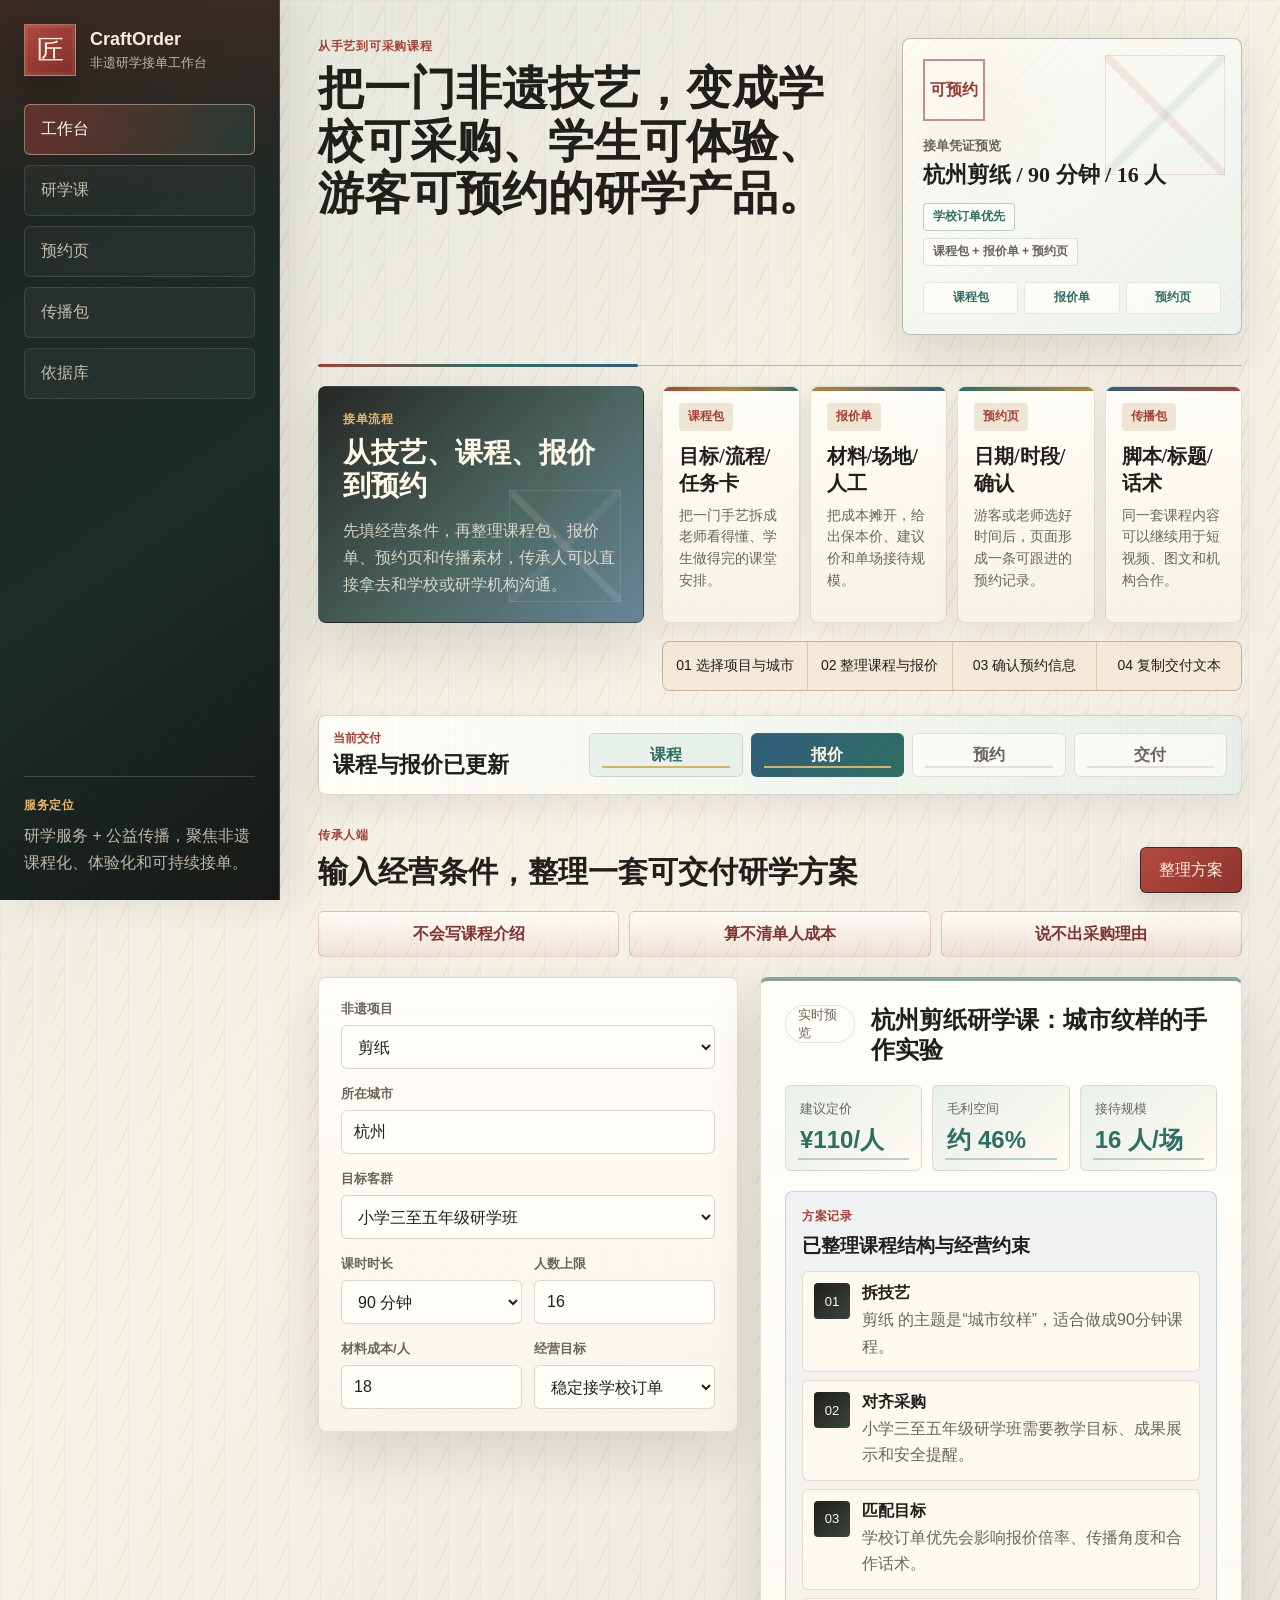
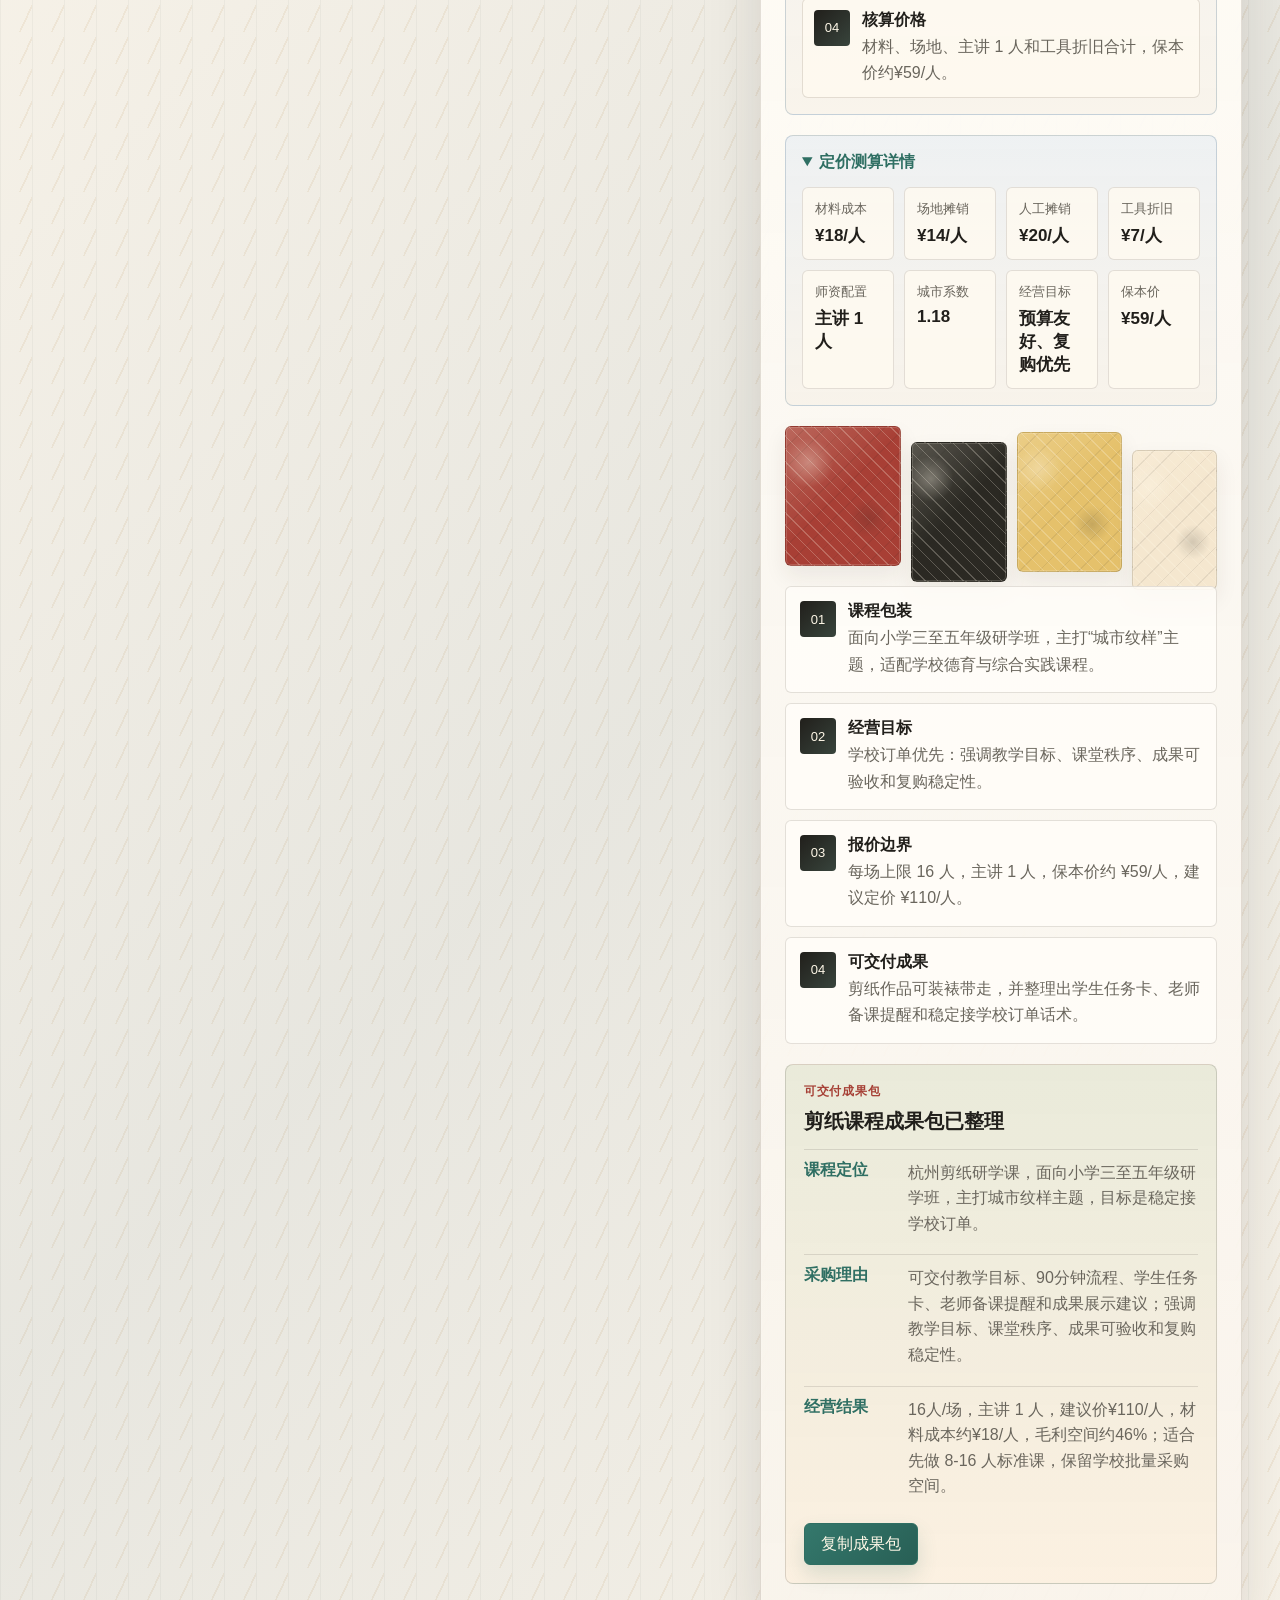
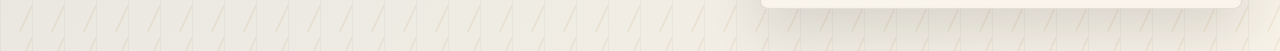
<file: index.html>
<!doctype html>
<html lang="zh-CN">
  <head>
    <meta charset="UTF-8" />
    <meta name="viewport" content="width=device-width, initial-scale=1.0" />
    <title>匠单 CraftOrder - 非遗研学课程与体验接单工作台</title>
    <link rel="icon" href="data:image/svg+xml,%3Csvg xmlns='http://www.w3.org/2000/svg' viewBox='0 0 64 64'%3E%3Crect width='64' height='64' fill='%23a83f35'/%3E%3Ctext x='32' y='43' font-size='34' text-anchor='middle' fill='%23fff8e8'%3E匠%3C/text%3E%3C/svg%3E" />
    <link rel="stylesheet" href="./styles.css" />
  </head>
  <body>
    <main class="app-shell">
      <aside class="rail" aria-label="项目导航">
        <div class="mark">
          <span class="mark-symbol">匠</span>
          <div>
            <strong>CraftOrder</strong>
            <small>非遗研学接单工作台</small>
          </div>
        </div>

        <nav class="rail-nav" aria-label="工作台模块">
          <button class="nav-button is-active" data-view="studio" type="button">工作台</button>
          <button class="nav-button" data-view="school" type="button">研学课</button>
          <button class="nav-button" data-view="booking" type="button">预约页</button>
          <button class="nav-button" data-view="media" type="button">传播包</button>
          <button class="nav-button" data-view="evidence" type="button">依据库</button>
        </nav>

        <section class="rail-note">
          <span>服务定位</span>
          <p>研学服务 + 公益传播，聚焦非遗课程化、体验化和可持续接单。</p>
        </section>
      </aside>

      <section class="workspace">
        <header class="topbar">
          <div>
            <p class="eyebrow">从手艺到可采购课程</p>
            <h1>把一门非遗技艺，变成学校可采购、学生可体验、游客可预约的研学产品。</h1>
          </div>
          <div class="hero-side">
            <aside class="hero-proof" aria-label="研学接单成果预览">
              <span class="proof-seal">可预约</span>
              <p>接单凭证预览</p>
              <strong id="heroProofCourse">杭州剪纸 / 90 分钟 / 16 人</strong>
              <div class="proof-meta">
                <span id="heroProofGoal">学校订单优先</span>
                <span>课程包 + 报价单 + 预约页</span>
              </div>
              <div class="proof-steps">
                <span>课程包</span>
                <span>报价单</span>
                <span>预约页</span>
              </div>
            </aside>
          </div>
        </header>

        <section class="workflow-panel" aria-label="接单流程概览">
          <div class="workflow-intro">
            <p class="eyebrow">接单流程</p>
            <h2>从技艺、课程、报价到预约</h2>
            <p>先填经营条件，再整理课程包、报价单、预约页和传播素材，传承人可以直接拿去和学校或研学机构沟通。</p>
          </div>
          <div class="workflow-metrics">
            <article>
              <span>课程包</span>
              <strong>目标/流程/任务卡</strong>
              <p>把一门手艺拆成老师看得懂、学生做得完的课堂安排。</p>
            </article>
            <article>
              <span>报价单</span>
              <strong>材料/场地/人工</strong>
              <p>把成本摊开，给出保本价、建议价和单场接待规模。</p>
            </article>
            <article>
              <span>预约页</span>
              <strong>日期/时段/确认</strong>
              <p>游客或老师选好时间后，页面形成一条可跟进的预约记录。</p>
            </article>
            <article>
              <span>传播包</span>
              <strong>脚本/标题/话术</strong>
              <p>同一套课程内容可以继续用于短视频、图文和机构合作。</p>
            </article>
          </div>
          <div class="walkthrough" aria-label="接单步骤">
            <span>01 选择项目与城市</span>
            <span>02 整理课程与报价</span>
            <span>03 确认预约信息</span>
            <span>04 复制交付文本</span>
          </div>
        </section>

        <section class="handoff-strip" aria-label="交付状态">
          <div>
            <span>当前交付</span>
            <strong id="handoffTitle">课程包已生成</strong>
          </div>
          <ol class="handoff-steps" id="handoffSteps">
            <li data-stage="course" class="is-done">课程</li>
            <li data-stage="price" class="is-active">报价</li>
            <li data-stage="reserve">预约</li>
            <li data-stage="copy">交付</li>
          </ol>
        </section>

        <section class="view is-visible" id="studio" aria-labelledby="studio-title">
          <div class="section-head">
            <div>
              <p class="eyebrow">传承人端</p>
              <h2 id="studio-title">输入经营条件，整理一套可交付研学方案</h2>
            </div>
            <button class="primary-action" id="planButton" type="button">整理方案</button>
          </div>

          <div class="pain-strip" aria-label="传承人常见困难">
            <span>不会写课程介绍</span>
            <span>算不清单人成本</span>
            <span>说不出采购理由</span>
          </div>

          <div class="studio-grid">
            <form class="control-panel" id="craftForm">
              <label>
                <span>非遗项目</span>
                <select id="craft">
                  <option value="paper">剪纸</option>
                  <option value="dye">扎染</option>
                  <option value="fan">漆扇</option>
                  <option value="bamboo">竹编</option>
                  <option value="shadow">皮影</option>
                  <option value="sachet">香囊</option>
                </select>
              </label>

              <label>
                <span>所在城市</span>
                <input id="city" value="杭州" maxlength="12" />
              </label>

              <label>
                <span>目标客群</span>
                <select id="audience">
                  <option value="school">小学三至五年级研学班</option>
                  <option value="family">亲子家庭</option>
                  <option value="tour">外地游客</option>
                  <option value="team">公司团建</option>
                </select>
              </label>

              <div class="two-col">
                <label>
                  <span>课时时长</span>
                  <select id="duration">
                    <option value="45">45 分钟</option>
                    <option value="90" selected>90 分钟</option>
                    <option value="180">半日</option>
                  </select>
                </label>
                <label>
                  <span>人数上限</span>
                  <input id="capacity" type="number" min="6" max="40" value="16" />
                </label>
              </div>

              <div class="two-col">
                <label>
                  <span>材料成本/人</span>
                  <input id="cost" type="number" min="5" max="120" value="18" />
                </label>
                <label>
                  <span>经营目标</span>
                  <select id="goal">
                    <option value="stable">稳定接学校订单</option>
                    <option value="tourism">进入文旅街区</option>
                    <option value="gift">带动文创材料包</option>
                  </select>
                </label>
              </div>
            </form>

            <article class="output-board">
              <div class="output-title">
                <span class="seal">实时预览</span>
                <h3 id="courseName">宋韵剪纸研学课：一张红纸里的城市纹样</h3>
              </div>
              <div class="metrics">
                <div><span>建议定价</span><b id="price">¥99/人</b></div>
                <div><span>毛利空间</span><b id="margin">约 82%</b></div>
                <div><span>接待规模</span><b id="capacityOut">16 人/场</b></div>
              </div>
              <div class="analysis-panel" id="analysisPanel" aria-live="polite">
                <div>
                  <p class="eyebrow">方案记录</p>
                  <h4 id="analysisTitle">已整理课程结构与经营约束</h4>
                </div>
                <div class="analysis-steps" id="analysisSteps"></div>
              </div>
              <details class="pricing-breakdown" open>
                <summary>定价测算详情</summary>
                <dl>
                  <div><dt>材料成本</dt><dd id="materialCost">¥18/人</dd></div>
                  <div><dt>场地摊销</dt><dd id="venueCost">¥12/人</dd></div>
                  <div><dt>人工摊销</dt><dd id="laborCost">¥6/人</dd></div>
                  <div><dt>工具折旧</dt><dd id="equipmentCost">¥5/人</dd></div>
                  <div><dt>师资配置</dt><dd id="laborPlan">主讲 1 人</dd></div>
                  <div><dt>城市系数</dt><dd id="cityFactorOut">1.00</dd></div>
                  <div><dt>经营目标</dt><dd id="goalStrategy">学校订单</dd></div>
                  <div><dt>保本价</dt><dd id="breakEvenPrice">¥41/人</dd></div>
                </dl>
              </details>
              <div class="material-visual" aria-label="课程材料视觉预览">
                <span></span><span></span><span></span><span></span>
              </div>
              <div class="action-list" id="corePlan"></div>
              <div class="deliverable-panel" aria-label="成果包预览">
                <div>
                  <p class="eyebrow">可交付成果包</p>
                  <h4 id="deliveryTitle">学校采购版课程包已整理</h4>
                </div>
                <dl class="deliverable-list">
                  <div>
                    <dt>课程定位</dt>
                    <dd id="deliveryCourse">杭州剪纸研学课，面向小学研学班。</dd>
                  </div>
                  <div>
                    <dt>采购理由</dt>
                    <dd id="deliveryBuyer">有教学目标、任务卡、成果展示和安全提醒。</dd>
                  </div>
                  <div>
                    <dt>经营结果</dt>
                    <dd id="deliveryOps">16 人/场，建议价 ¥99/人，材料成本可控。</dd>
                  </div>
                </dl>
                <button class="copy-action" id="copySummary" type="button">复制成果包</button>
              </div>
            </article>
          </div>
        </section>

        <section class="view" id="school" aria-labelledby="school-title">
          <div class="section-head">
            <div>
              <p class="eyebrow">学校/研学机构端</p>
              <h2 id="school-title">给老师一份能直接评估的课程包</h2>
            </div>
            <span class="status-pill">学校可采购课程包</span>
          </div>

          <div class="learning-layout">
            <article class="lesson-sheet">
              <p class="sheet-label">研学课程方案</p>
              <h3 id="lessonTitle">一张红纸里的城市纹样</h3>
              <div class="lesson-block">
                <h4>教学目标</h4>
                <ul id="objectives"></ul>
              </div>
              <div class="lesson-block">
                <h4>90 分钟流程</h4>
                <ol id="timeline"></ol>
              </div>
            </article>

            <article class="task-board">
              <p class="sheet-label">学生任务卡</p>
              <h3 id="taskTitle">观察、动手、讲述</h3>
              <div id="studentTasks" class="task-list"></div>
            </article>

            <article class="safety-board">
              <p class="sheet-label">老师备课提醒</p>
              <div id="teacherNotes" class="note-list"></div>
            </article>
          </div>
        </section>

        <section class="view" id="booking" aria-labelledby="booking-title">
          <div class="section-head">
            <div>
              <p class="eyebrow">游客/家长端</p>
              <h2 id="booking-title">把课程方案接到具体预约</h2>
            </div>
            <button class="ghost-action" type="button" id="quickSlotButton">选周六下午</button>
          </div>

          <div class="booking-page">
            <div class="booking-hero">
              <div>
                <p class="eyebrow">本周六可约</p>
                <h3 id="bookingName">宋韵剪纸亲子研学体验</h3>
                <p id="bookingIntro">在杭州工坊完成一幅带有城市纹样的剪纸作品，适合亲子、班级研学和社区文化活动。</p>
              </div>
              <div class="booking-price">
                <span>体验价</span>
                <b id="bookingPrice">¥99</b>
              </div>
            </div>
            <div class="booking-details">
              <span id="bookingAge">8 岁以上</span>
              <span id="bookingTime">90 分钟</span>
              <span id="bookingPeople">6-16 人成团</span>
              <span id="bookingTakeaway">作品可带走</span>
            </div>
            <form class="booking-form" id="bookingForm">
              <label>
                <span>体验日期</span>
                <select id="bookingDate">
                  <option value="本周六">本周六</option>
                  <option value="本周日">本周日</option>
                  <option value="下周六">下周六</option>
                </select>
              </label>
              <label>
                <span>时间段</span>
                <select id="bookingSlot">
                  <option value="10:00-11:30">10:00-11:30</option>
                  <option value="14:00-15:30">14:00-15:30</option>
                  <option value="16:00-17:30">16:00-17:30</option>
                </select>
              </label>
              <label>
                <span>联系人</span>
                <input id="bookingContact" placeholder="请输入联系人姓名" maxlength="12" />
              </label>
              <label>
                <span>联系电话</span>
                <input id="bookingPhone" type="tel" placeholder="请输入手机号" maxlength="16" />
              </label>
              <button class="copy-action" type="submit">确认预约</button>
            </form>
            <div class="order-confirm" id="reserveState">待确认日期、时段和联系人。</div>
          </div>
        </section>

        <section class="view" id="media" aria-labelledby="media-title">
          <div class="section-head">
            <div>
              <p class="eyebrow">传播与销售包</p>
              <h2 id="media-title">把同一节课整理成可发布素材</h2>
            </div>
            <span class="status-pill">短视频传播素材</span>
          </div>

          <div class="media-grid">
            <article class="script-card">
              <p class="sheet-label">30 秒短视频脚本</p>
              <div id="videoScript">
                <span>0-3 秒：展示一件剪纸成品，字幕“一门能被学校采购的非遗研学课”。</span>
                <span>3-15 秒：输入城市、人数、材料成本，整理课程流程、学生任务卡和预约页。</span>
                <span>15-30 秒：切到学生完成作品和成果墙，结尾提示“让手艺被看见，也被预约”。</span>
              </div>
            </article>
            <article class="script-card">
              <p class="sheet-label">小红书标题</p>
              <div id="socialTitles">
                <span>把剪纸做成一节学校愿意采购的研学课</span>
                <span>杭州周末亲子体验：剪纸作品可装裱带走</span>
                <span>非遗传承人接研学课，先整理一套接单页</span>
              </div>
            </article>
            <article class="script-card">
              <p class="sheet-label">研学合作话术</p>
              <div id="partnerPitch">
                <span>您好，我们可以为小学三至五年级研学班提供 90 分钟剪纸研学课程。课程包含文化导入、材料认知、动手创作、成果展示四个环节，每场可接待 16 人，学生可带走作品，也可配合学校完成综合实践成果记录。单场报价约 ¥40-¥104/人，可按学校预算微调；如果方便，我们可以约 15 分钟电话或到工坊看一次材料。</span>
              </div>
            </article>
          </div>
        </section>

        <section class="view" id="evidence" aria-labelledby="evidence-title">
          <div class="section-head">
            <div>
              <p class="eyebrow">场景依据</p>
              <h2 id="evidence-title">学校研学为什么适合作为第一场景</h2>
            </div>
            <span class="status-pill">政策与场景依据</span>
          </div>

          <div class="evidence-grid">
            <article class="evidence-card">
              <span class="index-chip">01</span>
              <h3>政策方向明确</h3>
              <p>文化和旅游部公开答复中提到，支持非遗代表性传承人进校园、进课堂开展鉴赏和传承实践课程，也支持学生到非遗工坊、传习场所参观体验或开展研学旅行。</p>
            </article>
            <article class="evidence-card">
              <span class="index-chip">02</span>
              <h3>课程化是关键</h3>
              <p>非遗研学需要课程目标、教学过程、实践体验和课程评价。匠单把“技艺”拆成学校能采购、老师能验收的课程包。</p>
            </article>
            <article class="evidence-card">
              <span class="index-chip">03</span>
              <h3>剪纸等项目天然适配</h3>
              <p>中国剪纸已形成进校园、进社区、公益培训、文旅研学融合等实践基础。匠单优先选用剪纸、扎染、漆扇等低门槛手作项目，方便学生现场完成成果。</p>
            </article>
          </div>
        </section>
      </section>
    </main>

    <div class="toast" id="toast" role="status" aria-live="polite"></div>
    <script src="./app.js"></script>
  </body>
</html>
</file>
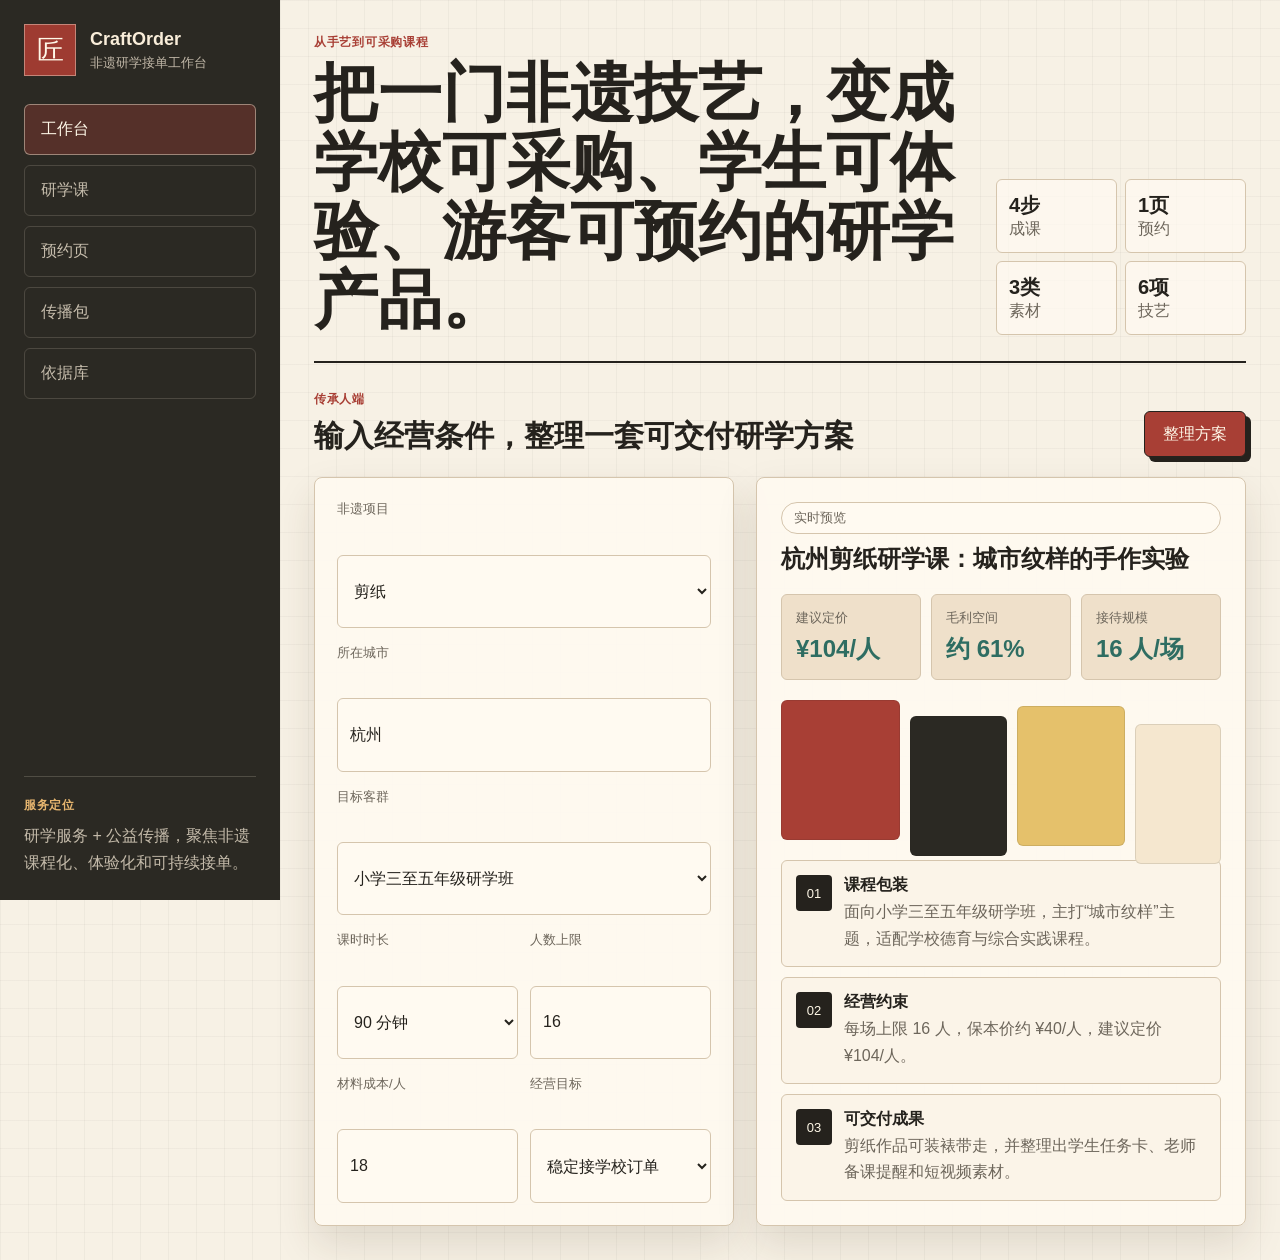
<file: craftorder-creative-proposal.html>
<!doctype html>
<html lang="zh-CN">
  <head>
    <meta charset="UTF-8" />
    <meta name="viewport" content="width=device-width, initial-scale=1.0" />
    <title>匠单 CraftOrder - 非遗研学课程与体验接单工作台</title>
    <link rel="icon" href="data:image/svg+xml,%3Csvg xmlns='http://www.w3.org/2000/svg' viewBox='0 0 64 64'%3E%3Crect width='64' height='64' fill='%23a83f35'/%3E%3Ctext x='32' y='43' font-size='34' text-anchor='middle' fill='%23fff8e8'%3E匠%3C/text%3E%3C/svg%3E" />
    <style>
:root {
  --ink: #25221d;
  --muted: #6d665b;
  --paper: #f7f1e5;
  --paper-2: #eee2cf;
  --field: #fffaf1;
  --line: #d5c5ad;
  --red: #a83f35;
  --green: #2e6d62;
  --blue: #315c83;
  --gold: #a86f25;
  --shadow: 0 18px 40px rgba(63, 43, 22, 0.13);
}

* {
  box-sizing: border-box;
}

body {
  margin: 0;
  min-height: 100vh;
  color: var(--ink);
  background:
    linear-gradient(90deg, rgba(37, 34, 29, 0.04) 1px, transparent 1px),
    linear-gradient(rgba(37, 34, 29, 0.035) 1px, transparent 1px),
    var(--paper);
  background-size: 28px 28px;
  font-family: "Avenir Next", "PingFang SC", "Hiragino Sans GB", sans-serif;
}

button,
input,
select {
  font: inherit;
}

button {
  cursor: pointer;
}

.app-shell {
  display: grid;
  grid-template-columns: 280px 1fr;
  min-height: 100vh;
}

.rail {
  position: sticky;
  top: 0;
  height: 100vh;
  padding: 24px;
  background: #2b2923;
  color: #f9edd9;
  display: flex;
  flex-direction: column;
  gap: 28px;
}

.mark {
  display: flex;
  gap: 14px;
  align-items: center;
}

.mark-symbol {
  width: 52px;
  height: 52px;
  display: grid;
  place-items: center;
  border: 1px solid rgba(249, 237, 217, 0.42);
  background: #9e3b31;
  color: #fff8e8;
  font-family: "Songti SC", serif;
  font-size: 27px;
}

.mark strong,
.mark small {
  display: block;
}

.mark strong {
  font-size: 18px;
  letter-spacing: 0;
}

.mark small {
  color: rgba(249, 237, 217, 0.72);
  margin-top: 4px;
}

.rail-nav {
  display: grid;
  gap: 10px;
}

.nav-button {
  border: 1px solid rgba(249, 237, 217, 0.16);
  background: transparent;
  color: rgba(249, 237, 217, 0.75);
  padding: 14px 16px;
  text-align: left;
  border-radius: 6px;
}

.nav-button:hover,
.nav-button.is-active {
  color: #fff8e8;
  background: rgba(168, 63, 53, 0.34);
  border-color: rgba(249, 237, 217, 0.45);
}

.rail-note {
  margin-top: auto;
  border-top: 1px solid rgba(249, 237, 217, 0.18);
  padding-top: 18px;
}

.rail-note span,
.eyebrow,
.sheet-label {
  text-transform: uppercase;
  font-size: 12px;
  font-weight: 700;
  color: var(--red);
  letter-spacing: 0.06em;
}

.rail-note span {
  color: #e6b56f;
}

.rail-note p {
  color: rgba(249, 237, 217, 0.74);
  line-height: 1.7;
  margin: 8px 0 0;
}

.workspace {
  min-width: 0;
  padding: 34px;
}

.topbar {
  display: grid;
  grid-template-columns: minmax(0, 1fr) auto;
  gap: 24px;
  align-items: end;
  padding-bottom: 26px;
  border-bottom: 2px solid var(--ink);
}

.eyebrow {
  margin: 0 0 8px;
}

h1,
h2,
h3,
h4,
p {
  letter-spacing: 0;
}

h1,
h2,
h3 {
  font-family: "Songti SC", "Noto Serif CJK SC", serif;
}

h1 {
  margin: 0;
  max-width: 980px;
  font-size: clamp(34px, 5vw, 64px);
  line-height: 1.08;
}

h2 {
  margin: 0;
  font-size: 30px;
}

h3 {
  margin: 0;
  font-size: 24px;
  line-height: 1.25;
}

h4 {
  margin: 0 0 8px;
  font-size: 15px;
}

.stats-strip {
  display: grid;
  grid-template-columns: repeat(2, minmax(110px, 1fr));
  gap: 8px;
  min-width: 250px;
}

.stats-strip span {
  border: 1px solid var(--line);
  background: rgba(255, 250, 241, 0.72);
  padding: 12px;
  border-radius: 6px;
  color: var(--muted);
}

.stats-strip b {
  display: block;
  color: var(--ink);
  font-size: 20px;
}

.view {
  display: none;
  padding-top: 28px;
}

.view.is-visible {
  display: block;
}

.section-head {
  display: flex;
  justify-content: space-between;
  gap: 18px;
  align-items: end;
  margin-bottom: 20px;
}

.primary-action,
.ghost-action {
  border-radius: 6px;
  min-height: 46px;
  padding: 0 18px;
  border: 1px solid var(--ink);
  box-shadow: 5px 5px 0 var(--ink);
}

.primary-action {
  color: #fff8e8;
  background: var(--red);
}

.ghost-action {
  color: var(--ink);
  background: var(--field);
}

.status-pill,
.seal {
  display: inline-flex;
  align-items: center;
  min-height: 32px;
  padding: 0 12px;
  border: 1px solid var(--line);
  background: var(--field);
  border-radius: 999px;
  color: var(--muted);
  font-size: 13px;
}

.studio-grid {
  display: grid;
  grid-template-columns: minmax(280px, 420px) minmax(0, 1fr);
  gap: 22px;
}

.control-panel,
.output-board,
.lesson-sheet,
.task-board,
.safety-board,
.booking-page,
.script-card {
  border: 1px solid var(--line);
  background: rgba(255, 250, 241, 0.9);
  box-shadow: var(--shadow);
  border-radius: 8px;
}

.control-panel {
  display: grid;
  gap: 16px;
  padding: 22px;
}

label {
  display: grid;
  gap: 7px;
}

label span {
  color: var(--muted);
  font-size: 13px;
}

input,
select {
  width: 100%;
  min-height: 44px;
  border: 1px solid var(--line);
  background: var(--field);
  color: var(--ink);
  border-radius: 6px;
  padding: 0 12px;
}

input:focus,
select:focus,
button:focus-visible {
  outline: 3px solid rgba(46, 109, 98, 0.26);
  outline-offset: 2px;
}

.two-col {
  display: grid;
  grid-template-columns: 1fr 1fr;
  gap: 12px;
}

.output-board {
  padding: 24px;
  display: grid;
  gap: 20px;
}

.output-title {
  display: grid;
  gap: 10px;
}

.metrics {
  display: grid;
  grid-template-columns: repeat(3, 1fr);
  gap: 10px;
}

.metrics div {
  min-height: 82px;
  padding: 14px;
  border-radius: 6px;
  background: #efe0ca;
  border: 1px solid var(--line);
}

.metrics span,
.booking-price span {
  display: block;
  color: var(--muted);
  font-size: 13px;
}

.metrics b,
.booking-price b {
  display: block;
  margin-top: 6px;
  font-size: 24px;
  color: var(--green);
}

.material-visual {
  min-height: 140px;
  display: grid;
  grid-template-columns: 1.1fr 0.9fr 1fr 0.8fr;
  gap: 10px;
}

.material-visual span {
  border: 1px solid rgba(37, 34, 29, 0.12);
  border-radius: 6px;
  background: var(--swatch, #a83f35);
}

.material-visual span:nth-child(2) {
  --swatch: #315c83;
  transform: translateY(16px);
}

.material-visual span:nth-child(3) {
  --swatch: #e5c16b;
  transform: translateY(6px);
}

.material-visual span:nth-child(4) {
  --swatch: #2e6d62;
  transform: translateY(24px);
}

.action-list,
.task-list,
.note-list {
  display: grid;
  gap: 10px;
}

.action-item,
.task-item,
.note-item {
  display: grid;
  grid-template-columns: 36px 1fr;
  gap: 12px;
  align-items: start;
  padding: 14px;
  background: #fbf4e8;
  border: 1px solid var(--line);
  border-radius: 6px;
}

.index-chip {
  display: grid;
  place-items: center;
  width: 36px;
  height: 36px;
  background: var(--ink);
  color: #fff8e8;
  border-radius: 4px;
  font-size: 13px;
}

.action-item strong,
.task-item strong,
.note-item strong {
  display: block;
  margin-bottom: 3px;
}

.action-item p,
.task-item p,
.note-item p {
  margin: 0;
  line-height: 1.65;
  color: var(--muted);
}

.learning-layout {
  display: grid;
  grid-template-columns: 1.2fr 0.9fr 0.9fr;
  gap: 18px;
}

.lesson-sheet,
.task-board,
.safety-board,
.script-card {
  padding: 22px;
}

.lesson-block {
  margin-top: 18px;
  padding-top: 18px;
  border-top: 1px solid var(--line);
}

ul,
ol {
  margin: 0;
  padding-left: 20px;
  color: var(--muted);
  line-height: 1.8;
}

.booking-page {
  overflow: hidden;
}

.booking-hero {
  display: grid;
  grid-template-columns: 1fr 170px;
  gap: 20px;
  min-height: 270px;
  padding: 34px;
  align-items: end;
  background:
    linear-gradient(120deg, rgba(37, 34, 29, 0.76), rgba(37, 34, 29, 0.18)),
    repeating-linear-gradient(45deg, #a83f35 0 18px, #e0bd67 18px 26px, #315c83 26px 42px, #2e6d62 42px 56px);
  color: #fff8e8;
}

.booking-hero .eyebrow {
  color: #f1c675;
}

.booking-hero p {
  max-width: 760px;
  line-height: 1.7;
  color: rgba(255, 248, 232, 0.84);
}

.booking-price {
  padding: 20px;
  background: rgba(255, 248, 232, 0.9);
  color: var(--ink);
  border-radius: 8px;
  text-align: center;
}

.booking-details {
  display: grid;
  grid-template-columns: repeat(4, 1fr);
  gap: 1px;
  background: var(--line);
}

.booking-details span {
  min-height: 70px;
  display: grid;
  place-items: center;
  padding: 12px;
  background: var(--field);
  text-align: center;
}

.order-confirm {
  padding: 20px 24px;
  color: var(--muted);
  background: #f2e6d5;
}

.order-confirm.is-done {
  color: #fff8e8;
  background: var(--green);
}

.media-grid {
  display: grid;
  grid-template-columns: repeat(3, 1fr);
  gap: 18px;
}

.evidence-grid {
  display: grid;
  grid-template-columns: repeat(3, 1fr);
  gap: 18px;
}

.evidence-card {
  min-height: 310px;
  padding: 22px;
  border: 1px solid var(--line);
  background: rgba(255, 250, 241, 0.9);
  box-shadow: var(--shadow);
  border-radius: 8px;
}

.evidence-card .index-chip {
  margin-bottom: 18px;
}

.evidence-card p {
  color: var(--muted);
  line-height: 1.8;
}

.script-card {
  min-height: 320px;
}

.script-card p {
  margin-top: 0;
}

.script-card div {
  display: grid;
  gap: 12px;
}

.script-card span {
  display: block;
  padding: 12px;
  background: #fbf4e8;
  border: 1px solid var(--line);
  border-radius: 6px;
  line-height: 1.65;
}

@media (max-width: 1120px) {
  .app-shell {
    grid-template-columns: 1fr;
  }

  .rail {
    position: static;
    height: auto;
  }

  .rail-nav {
    grid-template-columns: repeat(4, 1fr);
  }

  .topbar,
  .studio-grid,
  .learning-layout,
  .media-grid,
  .evidence-grid {
    grid-template-columns: 1fr;
  }
}

@media (max-width: 720px) {
  .workspace,
  .rail {
    padding: 18px;
  }

  h1 {
    font-size: 34px;
  }

  h2 {
    font-size: 24px;
  }

  .section-head,
  .booking-hero {
    grid-template-columns: 1fr;
    display: grid;
  }

  .rail-nav,
  .stats-strip,
  .metrics,
  .two-col,
  .booking-details {
    grid-template-columns: 1fr;
  }

  .material-visual {
    min-height: 100px;
  }
}

</style>
  </head>
  <body>
    <main class="app-shell">
      <aside class="rail" aria-label="项目导航">
        <div class="mark">
          <span class="mark-symbol">匠</span>
          <div>
            <strong>CraftOrder</strong>
            <small>非遗研学接单工作台</small>
          </div>
        </div>

        <nav class="rail-nav" aria-label="工作台模块">
          <button class="nav-button is-active" data-view="studio" type="button">工作台</button>
          <button class="nav-button" data-view="school" type="button">研学课</button>
          <button class="nav-button" data-view="booking" type="button">预约页</button>
          <button class="nav-button" data-view="media" type="button">传播包</button>
          <button class="nav-button" data-view="evidence" type="button">依据库</button>
        </nav>

        <section class="rail-note">
          <span>服务定位</span>
          <p>研学服务 + 公益传播，聚焦非遗课程化、体验化和可持续接单。</p>
        </section>
      </aside>

      <section class="workspace">
        <header class="topbar">
          <div>
            <p class="eyebrow">从手艺到可采购课程</p>
            <h1>把一门非遗技艺，变成学校可采购、学生可体验、游客可预约的研学产品。</h1>
          </div>
          <div class="stats-strip" aria-label="核心能力概览">
            <span><b>4步</b>成课</span>
            <span><b>1页</b>预约</span>
            <span><b>3类</b>素材</span>
            <span><b>6项</b>技艺</span>
          </div>
        </header>

        <section class="view is-visible" id="studio" aria-labelledby="studio-title">
          <div class="section-head">
            <div>
              <p class="eyebrow">传承人端</p>
              <h2 id="studio-title">输入经营条件，整理一套可交付研学方案</h2>
            </div>
            <button class="primary-action" id="planButton" type="button">整理方案</button>
          </div>

          <div class="studio-grid">
            <form class="control-panel" id="craftForm">
              <label>
                <span>非遗项目</span>
                <select id="craft">
                  <option value="paper">剪纸</option>
                  <option value="dye">扎染</option>
                  <option value="fan">漆扇</option>
                  <option value="bamboo">竹编</option>
                  <option value="shadow">皮影</option>
                  <option value="sachet">香囊</option>
                </select>
              </label>

              <label>
                <span>所在城市</span>
                <input id="city" value="杭州" maxlength="12" />
              </label>

              <label>
                <span>目标客群</span>
                <select id="audience">
                  <option value="school">小学三至五年级研学班</option>
                  <option value="family">亲子家庭</option>
                  <option value="tour">外地游客</option>
                  <option value="team">公司团建</option>
                </select>
              </label>

              <div class="two-col">
                <label>
                  <span>课时时长</span>
                  <select id="duration">
                    <option value="45">45 分钟</option>
                    <option value="90" selected>90 分钟</option>
                    <option value="180">半日</option>
                  </select>
                </label>
                <label>
                  <span>人数上限</span>
                  <input id="capacity" type="number" min="6" max="40" value="16" />
                </label>
              </div>

              <div class="two-col">
                <label>
                  <span>材料成本/人</span>
                  <input id="cost" type="number" min="5" max="120" value="18" />
                </label>
                <label>
                  <span>经营目标</span>
                  <select id="goal">
                    <option value="stable">稳定接学校订单</option>
                    <option value="tourism">进入文旅街区</option>
                    <option value="gift">带动文创材料包</option>
                  </select>
                </label>
              </div>
            </form>

            <article class="output-board">
              <div class="output-title">
                <span class="seal">实时预览</span>
                <h3 id="courseName">宋韵剪纸研学课：一张红纸里的城市纹样</h3>
              </div>
              <div class="metrics">
                <div><span>建议定价</span><b id="price">¥99/人</b></div>
                <div><span>毛利空间</span><b id="margin">约 82%</b></div>
                <div><span>接待规模</span><b id="capacityOut">16 人/场</b></div>
              </div>
              <div class="material-visual" aria-label="课程材料视觉预览">
                <span></span><span></span><span></span><span></span>
              </div>
              <div class="action-list" id="corePlan"></div>
            </article>
          </div>
        </section>

        <section class="view" id="school" aria-labelledby="school-title">
          <div class="section-head">
            <div>
              <p class="eyebrow">学校/研学机构端</p>
              <h2 id="school-title">整理老师能采购、学生能完成的课程包</h2>
            </div>
            <span class="status-pill">学校可采购课程包</span>
          </div>

          <div class="learning-layout">
            <article class="lesson-sheet">
              <p class="sheet-label">研学课程方案</p>
              <h3 id="lessonTitle">一张红纸里的城市纹样</h3>
              <div class="lesson-block">
                <h4>教学目标</h4>
                <ul id="objectives"></ul>
              </div>
              <div class="lesson-block">
                <h4>90 分钟流程</h4>
                <ol id="timeline"></ol>
              </div>
            </article>

            <article class="task-board">
              <p class="sheet-label">学生任务卡</p>
              <h3 id="taskTitle">观察、动手、讲述</h3>
              <div id="studentTasks" class="task-list"></div>
            </article>

            <article class="safety-board">
              <p class="sheet-label">老师备课提醒</p>
              <div id="teacherNotes" class="note-list"></div>
            </article>
          </div>
        </section>

        <section class="view" id="booking" aria-labelledby="booking-title">
          <div class="section-head">
            <div>
              <p class="eyebrow">游客/家长端</p>
              <h2 id="booking-title">把课程内容变成可预约体验页</h2>
            </div>
            <button class="ghost-action" type="button" id="quickSlotButton">选周六下午</button>
          </div>

          <div class="booking-page">
            <div class="booking-hero">
              <div>
                <p class="eyebrow">本周六可约</p>
                <h3 id="bookingName">宋韵剪纸亲子研学体验</h3>
                <p id="bookingIntro">在杭州工坊完成一幅带有城市纹样的剪纸作品，适合亲子、班级研学和社区文化活动。</p>
              </div>
              <div class="booking-price">
                <span>体验价</span>
                <b id="bookingPrice">¥99</b>
              </div>
            </div>
            <div class="booking-details">
              <span id="bookingAge">8 岁以上</span>
              <span id="bookingTime">90 分钟</span>
              <span id="bookingPeople">6-16 人成团</span>
              <span id="bookingTakeaway">作品可带走</span>
            </div>
            <div class="order-confirm" id="reserveState">预约信息待确认，等待游客选择时间。</div>
          </div>
        </section>

        <section class="view" id="media" aria-labelledby="media-title">
          <div class="section-head">
            <div>
              <p class="eyebrow">传播与销售包</p>
              <h2 id="media-title">把课程内容整理成可发布素材</h2>
            </div>
            <span class="status-pill">短视频传播素材</span>
          </div>

          <div class="media-grid">
            <article class="script-card">
              <p class="sheet-label">30 秒短视频脚本</p>
              <div id="videoScript">
                <span>0-3 秒：展示一件剪纸成品，字幕“一门能被学校采购的非遗研学课”。</span>
                <span>3-15 秒：输入城市、人数、材料成本，整理课程流程、学生任务卡和预约页。</span>
                <span>15-30 秒：切到学生完成作品和成果墙，结尾提示“让手艺被看见，也被预约”。</span>
              </div>
            </article>
            <article class="script-card">
              <p class="sheet-label">小红书标题</p>
              <div id="socialTitles">
                <span>把剪纸做成一节学校愿意采购的研学课</span>
                <span>杭州周末亲子体验：剪纸作品可装裱带走</span>
                <span>非遗传承人接研学课，先整理一套接单页</span>
              </div>
            </article>
            <article class="script-card">
              <p class="sheet-label">研学合作话术</p>
              <div id="partnerPitch">
                <span>您好，我们可以为小学三至五年级研学班提供 90 分钟剪纸研学课程。课程包含文化导入、材料认知、动手创作、成果展示四个环节，每场可接待 16 人，学生可带走作品，也可配合学校完成综合实践成果记录。单场报价约 ¥40-¥104/人，可按学校预算微调；如果方便，我们可以约 15 分钟电话或到工坊看一次材料。</span>
              </div>
            </article>
          </div>
        </section>

        <section class="view" id="evidence" aria-labelledby="evidence-title">
          <div class="section-head">
            <div>
              <p class="eyebrow">政策与真实场景依据</p>
              <h2 id="evidence-title">为什么主场景押“学校研学课程”</h2>
            </div>
            <span class="status-pill">政策与场景依据</span>
          </div>

          <div class="evidence-grid">
            <article class="evidence-card">
              <span class="index-chip">01</span>
              <h3>政策方向明确</h3>
              <p>文化和旅游部公开答复中提到，支持非遗代表性传承人进校园、进课堂开展鉴赏和传承实践课程，也支持学生到非遗工坊、传习场所参观体验或开展研学旅行。</p>
            </article>
            <article class="evidence-card">
              <span class="index-chip">02</span>
              <h3>课程化是关键</h3>
              <p>非遗研学不是简单参观，需要课程目标、教学过程、实践体验和课程评价。匠单把“技艺”自动拆成学校能采购和老师能验收的课程包。</p>
            </article>
            <article class="evidence-card">
              <span class="index-chip">03</span>
              <h3>剪纸等项目天然适配</h3>
              <p>中国剪纸已形成进校园、进社区、公益培训、文旅研学融合等实践基础。匠单优先选用剪纸、扎染、漆扇等低门槛手作项目，方便学生现场完成成果。</p>
            </article>
          </div>
        </section>
      </section>
    </main>

    <script>
const craftProfiles = {
  paper: {
    name: "剪纸",
    motif: "城市纹样",
    course: "宋韵剪纸研学课：一张红纸里的城市纹样",
    takeaway: "剪纸作品可装裱带走",
    age: "8 岁以上",
    colors: ["#a83f35", "#2b2923", "#e5c16b", "#f5e7cf"],
    objectives: [
      "认识剪纸中的对称、留白与吉祥纹样。",
      "用城市地标提炼一个可剪、可讲述的个人图案。",
      "完成一幅可展示的剪纸作品，并说出图案含义。"
    ],
    tasks: [
      ["看", "观察 3 种传统纹样，圈出最想保留的线条。"],
      ["做", "用折、描、剪三个步骤完成个人纹样。"],
      ["讲", "用 30 秒介绍作品里的城市记忆。"]
    ],
    notes: [
      ["工具安全", "提前准备儿童安全剪刀，复杂镂空由老师示范。"],
      ["材料备份", "每位学生至少 2 张练习纸，避免一次失误影响体验。"],
      ["成果展示", "课程末尾用一面临时成果墙增强仪式感。"]
    ]
  },
  dye: {
    name: "扎染",
    motif: "水纹与花结",
    course: "蓝白扎染研学课：把一块布变成流动的图案",
    takeaway: "扎染方巾可晾干带走",
    age: "7 岁以上",
    colors: ["#315c83", "#f4f0e7", "#2e6d62", "#b7c3d4"],
    objectives: [
      "理解扎、夹、染对图案形成的影响。",
      "学习天然染色与生活织物之间的关系。",
      "完成一块方巾，并记录自己的图案实验。"
    ],
    tasks: [
      ["看", "比较圆形、条纹、云纹三种扎法效果。"],
      ["做", "选择一种扎法完成方巾染色。"],
      ["记", "写下扎法、浸染时间和最终图案变化。"]
    ],
    notes: [
      ["场地", "需要可清洗桌面、围裙、一次性手套和晾晒区。"],
      ["节奏", "染色等待时间可穿插非遗故事和图案猜想。"],
      ["卫生", "低龄学生分组操作，统一回收染液和手套。"]
    ]
  },
  fan: {
    name: "漆扇",
    motif: "流动色漆",
    course: "国风漆扇体验课：让颜色在水面开花",
    takeaway: "漆扇成品可带走",
    age: "9 岁以上",
    colors: ["#2e6d62", "#a83f35", "#d5a23b", "#f7f1e5"],
    objectives: [
      "认识漆扇的材料、纹理和色彩偶然性。",
      "学习配色、入水、提扇三步操作。",
      "完成一把有个人色彩主题的漆扇。"
    ],
    tasks: [
      ["配", "选择主色、辅色和留白比例。"],
      ["试", "用练习片观察颜料扩散方向。"],
      ["成", "完成漆扇并给作品命名。"]
    ],
    notes: [
      ["防污", "桌面需铺防水布，学生佩戴围裙和手套。"],
      ["控量", "每组限量滴色，避免水面过度混浊。"],
      ["拍照", "提扇瞬间适合做短视频传播素材。"]
    ]
  },
  bamboo: {
    name: "竹编",
    motif: "经纬结构",
    course: "竹编入门研学课：用经纬做一个小竹盘",
    takeaway: "竹编杯垫或小竹盘可带走",
    age: "10 岁以上",
    colors: ["#a86f25", "#e7c47e", "#2e6d62", "#40372a"],
    objectives: [
      "理解竹篾经纬交错的结构逻辑。",
      "学习压一挑一的基础编织方法。",
      "完成一个可使用的小型竹编作品。"
    ],
    tasks: [
      ["认", "识别竹篾正反面和纹理方向。"],
      ["编", "完成 6 行以上基础经纬编织。"],
      ["修", "整理边缘并检查结构是否牢固。"]
    ],
    notes: [
      ["年龄限制", "竹篾边缘可能刮手，低龄学生需使用预处理材料。"],
      ["助教", "16 人以上建议配置 1 名助教。"],
      ["展示", "适合与环保、乡土材料主题结合。"]
    ]
  },
  shadow: {
    name: "皮影",
    motif: "角色与关节",
    course: "皮影小剧场研学课：让角色在光里动起来",
    takeaway: "皮影角色卡可带走",
    age: "8 岁以上",
    colors: ["#2b2923", "#a83f35", "#e6b56f", "#315c83"],
    objectives: [
      "了解皮影角色、光源和幕布的关系。",
      "制作一个可活动的角色卡。",
      "小组完成 1 分钟光影故事。"
    ],
    tasks: [
      ["选", "选择一个角色并确定动作。"],
      ["装", "连接关节与操作杆。"],
      ["演", "在幕布后完成小组演出。"]
    ],
    notes: [
      ["空间", "需要遮光角落、幕布和稳定光源。"],
      ["分组", "3-4 人一组，分别负责角色、旁白、操作。"],
      ["版权", "故事脚本使用原创校园/城市主题。"]
    ]
  },
  sachet: {
    name: "香囊",
    motif: "节气与草本",
    course: "节气香囊研学课：把草本气味装进布袋",
    takeaway: "香囊作品可带走",
    age: "6 岁以上",
    colors: ["#a83f35", "#2e6d62", "#d5a23b", "#785a42"],
    objectives: [
      "认识端午、节气和香囊习俗。",
      "学习基础缝合、填充和配色。",
      "完成一个具有祝福含义的香囊。"
    ],
    tasks: [
      ["闻", "分辨 3 种安全草本气味。"],
      ["缝", "完成基础收口或穿绳。"],
      ["赠", "写一张香囊祝福卡。"]
    ],
    notes: [
      ["过敏提示", "提前告知草本材料，过敏学生使用无香填充。"],
      ["低龄支持", "低龄学生使用预打孔布片，减少针线风险。"],
      ["节日营销", "端午、毕业季、重阳节都适合作为活动节点。"]
    ]
  }
};

const audienceMap = {
  school: { label: "小学三至五年级研学班", channel: "学校德育与综合实践课程", priceBase: 88 },
  family: { label: "亲子家庭", channel: "周末亲子体验", priceBase: 99 },
  tour: { label: "外地游客", channel: "文旅街区半日体验", priceBase: 128 },
  team: { label: "公司团建", channel: "企业文化团建", priceBase: 168 }
};

const form = document.querySelector("#craftForm");
const planButton = document.querySelector("#planButton");
const navButtons = document.querySelectorAll(".nav-button");
const quickSlotButton = document.querySelector("#quickSlotButton");

function currency(value) {
  return `¥${Math.round(value)}`;
}

function readState() {
  return {
    craft: document.querySelector("#craft").value,
    city: document.querySelector("#city").value.trim() || "本地",
    audience: document.querySelector("#audience").value,
    duration: Number(document.querySelector("#duration").value),
    capacity: Number(document.querySelector("#capacity").value),
    cost: Number(document.querySelector("#cost").value),
    goal: document.querySelector("#goal").value
  };
}

function nodeList(items, tagName) {
  return items.map((item) => `<${tagName}>${item}</${tagName}>`).join("");
}

function getCityFactor(city) {
  if (["北京", "上海", "深圳", "广州", "杭州"].some((item) => city.includes(item))) {
    return 1.18;
  }
  if (["成都", "南京", "苏州", "武汉", "厦门", "西安", "长沙"].some((item) => city.includes(item))) {
    return 1.08;
  }
  if (/[县乡镇]/.test(city)) {
    return 0.88;
  }
  return 1;
}

function calculatePricing(state, audience) {
  const cityFactor = getCityFactor(state.city);
  const timeFactor = state.duration === 45 ? 0.78 : state.duration === 180 ? 1.65 : 1;
  const capacity = Math.max(6, state.capacity || 16);
  const material = Math.max(5, state.cost || 18);
  const venue = Math.round(12 * cityFactor * timeFactor);
  const labor = Math.round(Math.max(45, state.duration * 0.58) / capacity);
  const equipment = state.duration === 180 ? 9 : 5;
  const breakEven = material + venue + labor + equipment;
  const marketAnchor = audience.priceBase * timeFactor * cityFactor;
  const price = Math.max(marketAnchor, breakEven * 1.85);
  const margin = Math.max(18, Math.round(((price - breakEven) / price) * 100));

  return { price, margin, breakEven };
}

function renderPlan() {
  const state = readState();
  const profile = craftProfiles[state.craft];
  const audience = audienceMap[state.audience];
  const pricing = calculatePricing(state, audience);
  const price = pricing.price;
  const margin = pricing.margin;
  const courseName = `${state.city}${profile.name}研学课：${profile.motif}的手作实验`;

  document.querySelector("#courseName").textContent = courseName;
  document.querySelector("#price").textContent = `${currency(price)}/人`;
  document.querySelector("#margin").textContent = `约 ${margin}%`;
  document.querySelector("#capacityOut").textContent = `${state.capacity} 人/场`;
  document.querySelector("#lessonTitle").textContent = `${profile.name}非遗研学：从观察到完成一件作品`;
  document.querySelector("#taskTitle").textContent = `${profile.name}学生任务卡`;
  document.querySelector("#bookingName").textContent = courseName;
  document.querySelector("#bookingPrice").textContent = currency(price);
  document.querySelector("#bookingAge").textContent = profile.age;
  document.querySelector("#bookingTime").textContent = `${state.duration} 分钟`;
  document.querySelector("#bookingPeople").textContent = `6-${state.capacity} 人成团`;
  document.querySelector("#bookingTakeaway").textContent = profile.takeaway;
  document.querySelector("#bookingIntro").textContent =
    `面向${audience.label}，在${state.city}工坊完成一件${profile.name}作品，课程包含文化导入、材料认知、动手创作和成果讲述。`;

  document.querySelector("#corePlan").innerHTML = [
    ["课程包装", `面向${audience.label}，主打“${profile.motif}”主题，适配${audience.channel}。`],
    ["经营约束", `每场上限 ${state.capacity} 人，保本价约 ${currency(pricing.breakEven)}/人，建议定价 ${currency(price)}/人。`],
    ["可交付成果", `${profile.takeaway}，并整理出学生任务卡、老师备课提醒和短视频素材。`]
  ].map((item, index) => actionItem(item, index)).join("");

  document.querySelector("#objectives").innerHTML = nodeList(profile.objectives, "li");
  document.querySelector("#timeline").innerHTML = nodeList(buildTimeline(state, profile), "li");
  document.querySelector("#studentTasks").innerHTML = profile.tasks.map((item, index) => actionItem(item, index)).join("");
  document.querySelector("#teacherNotes").innerHTML = profile.notes.map((item, index) => actionItem(item, index)).join("");

  const swatches = document.querySelectorAll(".material-visual span");
  swatches.forEach((swatch, index) => {
    swatch.style.setProperty("--swatch", profile.colors[index]);
  });

  document.querySelector("#videoScript").innerHTML = [
    `0-3 秒：展示一件${profile.name}成品，字幕“这不是普通手工课，是一门能被学校采购的非遗研学课”。`,
    `3-15 秒：输入城市、人数、材料成本，整理课程流程、学生任务卡和预约页。`,
    `15-30 秒：切到学生完成作品和成果墙，结尾提示“让手艺被看见，也被预约”。`
  ].map((text) => `<span>${text}</span>`).join("");

  document.querySelector("#socialTitles").innerHTML = [
    `把${profile.name}做成一节学校愿意采购的研学课`,
    `${state.city}周末亲子体验：${profile.takeaway}`,
    `非遗传承人接研学课，先整理一套接单页`
  ].map((text) => `<span>${text}</span>`).join("");

  document.querySelector("#partnerPitch").innerHTML =
    `<span>您好，我们可以为${audience.label}提供 ${state.duration} 分钟${profile.name}研学课程。课程包含文化导入、材料认知、动手创作、成果展示四个环节，每场可接待 ${state.capacity} 人，学生可带走作品，也可配合学校完成综合实践成果记录。单场报价约 ${currency(pricing.breakEven)}-${currency(price)}/人，可按学校预算微调；如果方便，我们可以约 15 分钟电话或到工坊看一次材料。</span>`;
}

function actionItem(item, index) {
  return `
    <div class="action-item">
      <span class="index-chip">${String(index + 1).padStart(2, "0")}</span>
      <div>
        <strong>${item[0]}</strong>
        <p>${item[1]}</p>
      </div>
    </div>
  `;
}

function buildTimeline(state, profile) {
  if (state.duration === 45) {
    return [
      `5 分钟：用成品引入${profile.name}的文化背景。`,
      "10 分钟：老师演示关键步骤和安全提醒。",
      "25 分钟：学生完成核心制作。",
      "5 分钟：作品命名与合影展示。"
    ];
  }
  if (state.duration === 180) {
    return [
      `20 分钟：参观材料与工具，理解${profile.name}的地域故事。`,
      "35 分钟：图案设计与小样练习。",
      "80 分钟：完成正式作品。",
      "25 分钟：成果墙展示与学生讲述。",
      "20 分钟：复盘记录，整理研学成果卡。"
    ];
  }
  return [
    `10 分钟：看一个真实${profile.name}作品，提出观察问题。`,
    "15 分钟：认识材料、工具和安全边界。",
    "45 分钟：分步骤完成个人作品。",
    "15 分钟：成果展示与同伴互评。",
    "5 分钟：老师发放延伸观察任务。"
  ];
}

navButtons.forEach((button) => {
  button.addEventListener("click", () => {
    navButtons.forEach((item) => item.classList.remove("is-active"));
    button.classList.add("is-active");
    document.querySelectorAll(".view").forEach((view) => view.classList.remove("is-visible"));
    document.querySelector(`#${button.dataset.view}`).classList.add("is-visible");
  });
});

form.addEventListener("input", renderPlan);
planButton.addEventListener("click", renderPlan);
quickSlotButton.addEventListener("click", () => {
  const reserveState = document.querySelector("#reserveState");
  reserveState.textContent = "已选周六 14:00，请补充联系人和联系电话后确认预约。";
  reserveState.classList.remove("is-done");
});

renderPlan();

</script>
  </body>
</html>
</file>
<file: styles.css>
:root {
  --ink: #211f1b;
  --ink-2: #34312a;
  --muted: #6a665d;
  --paper: #f7f2e8;
  --paper-2: #ede4d5;
  --field: #fffdf8;
  --card: #fffaf2;
  --line: #d8c9b4;
  --line-soft: rgba(86, 74, 56, 0.16);
  --red: #a64036;
  --green: #2f6f63;
  --blue: #315d7c;
  --gold: #b4863f;
  --gold-2: #d7b266;
  --jade: #e5efe9;
  --lacquer: #1f211d;
  --shadow: 0 22px 54px rgba(42, 34, 24, 0.13);
  --shadow-soft: 0 12px 28px rgba(54, 42, 27, 0.08);
  --ring: rgba(47, 111, 99, 0.28);
}

* {
  box-sizing: border-box;
}

body {
  margin: 0;
  min-height: 100vh;
  color: var(--ink);
  background:
    linear-gradient(135deg, rgba(47, 111, 99, 0.1), transparent 32%, rgba(49, 93, 124, 0.08) 66%, transparent),
    linear-gradient(115deg, transparent 0 72%, rgba(180, 134, 63, 0.1) 72% 76%, transparent 76%),
    linear-gradient(90deg, rgba(33, 31, 27, 0.038) 1px, transparent 1px),
    linear-gradient(rgba(33, 31, 27, 0.032) 1px, transparent 1px),
    var(--paper);
  background-size: auto, 32px 32px, 32px 32px;
  font-family: "Avenir Next", "PingFang SC", "Hiragino Sans GB", sans-serif;
}

body::before {
  content: "";
  position: fixed;
  inset: 0;
  pointer-events: none;
  opacity: 0.42;
  background:
    repeating-linear-gradient(0deg, rgba(255, 255, 255, 0.18) 0 1px, transparent 1px 5px),
    repeating-linear-gradient(90deg, rgba(124, 104, 76, 0.035) 0 1px, transparent 1px 7px);
  mix-blend-mode: multiply;
}

button,
input,
select {
  font: inherit;
}

button {
  cursor: pointer;
}

.app-shell {
  display: grid;
  grid-template-columns: 280px 1fr;
  min-height: 100vh;
}

.rail {
  position: sticky;
  top: 0;
  height: 100vh;
  padding: 24px;
  background:
    linear-gradient(180deg, rgba(164, 64, 54, 0.2), transparent 22%),
    linear-gradient(145deg, #20221d, #1d2d2a 58%, #171916);
  color: #f9edd9;
  display: flex;
  flex-direction: column;
  gap: 28px;
  border-right: 1px solid rgba(244, 230, 204, 0.14);
  box-shadow: 18px 0 36px rgba(33, 31, 27, 0.08);
}

.mark {
  display: flex;
  gap: 14px;
  align-items: center;
}

.mark-symbol {
  width: 52px;
  height: 52px;
  display: grid;
  place-items: center;
  border: 1px solid rgba(249, 237, 217, 0.34);
  background:
    linear-gradient(145deg, #b1483e, #7e2f29);
  color: #fff8e8;
  font-family: "Songti SC", serif;
  font-size: 27px;
  box-shadow: inset 0 0 0 3px rgba(255, 248, 232, 0.06), 0 12px 24px rgba(0, 0, 0, 0.18);
}

.mark strong,
.mark small {
  display: block;
}

.mark strong {
  font-size: 18px;
  letter-spacing: 0;
}

.mark small {
  color: rgba(249, 237, 217, 0.72);
  margin-top: 4px;
}

.rail-nav {
  display: grid;
  gap: 10px;
}

.nav-button {
  border: 1px solid rgba(249, 237, 217, 0.12);
  background: rgba(255, 248, 232, 0.035);
  color: rgba(249, 237, 217, 0.75);
  padding: 14px 16px;
  text-align: left;
  border-radius: 6px;
  transition: background 160ms ease, border-color 160ms ease, transform 160ms ease;
}

.nav-button:hover,
.nav-button.is-active {
  color: #fff8e8;
  background:
    linear-gradient(90deg, rgba(164, 64, 54, 0.48), rgba(47, 111, 99, 0.24));
  border-color: rgba(249, 237, 217, 0.42);
}

.nav-button:hover {
  transform: translateX(2px);
}

.rail-note {
  margin-top: auto;
  border-top: 1px solid rgba(249, 237, 217, 0.18);
  padding-top: 18px;
}

.rail-note span,
.eyebrow,
.sheet-label {
  text-transform: uppercase;
  font-size: 12px;
  font-weight: 700;
  color: var(--red);
  letter-spacing: 0.06em;
}

.rail-note span {
  color: #e6b56f;
}

.rail-note p {
  color: rgba(249, 237, 217, 0.74);
  line-height: 1.7;
  margin: 8px 0 0;
}

.workspace {
  min-width: 0;
  padding: 34px 38px 42px;
}

.topbar {
  display: grid;
  grid-template-columns: minmax(0, 1fr) minmax(300px, 340px);
  gap: 34px;
  align-items: stretch;
  padding: 4px 0 30px;
  border-bottom: 1px solid rgba(33, 31, 27, 0.28);
  position: relative;
}

.topbar::after {
  content: "";
  position: absolute;
  left: 0;
  bottom: -2px;
  width: min(320px, 42vw);
  height: 3px;
  background: linear-gradient(90deg, var(--red), var(--green), var(--blue));
  border-radius: 999px;
}

.eyebrow {
  margin: 0 0 8px;
}

h1,
h2,
h3,
h4,
p {
  letter-spacing: 0;
}

h1,
h2,
h3 {
  font-family: "Songti SC", "Noto Serif CJK SC", serif;
}

h1 {
  margin: 0;
  max-width: 900px;
  font-size: clamp(34px, 3.6vw, 54px);
  line-height: 1.14;
  text-wrap: balance;
  color: var(--ink);
}

h2 {
  margin: 0;
  font-size: 30px;
}

h3 {
  margin: 0;
  font-size: 24px;
  line-height: 1.25;
}

h4 {
  margin: 0 0 8px;
  font-size: 15px;
}

.hero-side {
  display: grid;
  min-width: 0;
}

.hero-proof {
  position: relative;
  overflow: hidden;
  min-height: 238px;
  padding: 20px;
  border: 1px solid rgba(33, 31, 27, 0.28);
  border-radius: 8px;
  background:
    linear-gradient(145deg, rgba(255, 253, 248, 0.94), rgba(229, 239, 233, 0.74)),
    #fffaf2;
  box-shadow: var(--shadow);
}

.hero-proof::before {
  content: "";
  position: absolute;
  width: 118px;
  height: 118px;
  right: 16px;
  top: 16px;
  border: 1px solid rgba(164, 64, 54, 0.2);
  background:
    linear-gradient(45deg, transparent 47%, rgba(164, 64, 54, 0.14) 48% 52%, transparent 53%),
    linear-gradient(-45deg, transparent 47%, rgba(47, 111, 99, 0.12) 48% 52%, transparent 53%);
  opacity: 0.7;
}

.hero-proof::after {
  content: "";
  position: absolute;
  inset: 0;
  pointer-events: none;
  background:
    repeating-linear-gradient(135deg, rgba(33, 31, 27, 0.04) 0 1px, transparent 1px 12px),
    radial-gradient(circle at 18% 22%, rgba(180, 134, 63, 0.12), transparent 34%);
  opacity: 0.46;
}

.hero-proof > * {
  position: relative;
  z-index: 1;
}

.proof-seal {
  display: inline-grid;
  place-items: center;
  min-width: 62px;
  min-height: 62px;
  border: 2px solid rgba(164, 64, 54, 0.58);
  color: #9a3b33;
  font-family: "Songti SC", "Noto Serif CJK SC", serif;
  font-weight: 800;
  letter-spacing: 0;
  background: rgba(255, 250, 241, 0.68);
}

.hero-proof p {
  margin: 16px 0 6px;
  color: var(--muted);
  font-size: 13px;
  font-weight: 800;
}

.hero-proof strong {
  display: block;
  color: var(--ink);
  font-family: "Songti SC", "Noto Serif CJK SC", serif;
  font-size: 22px;
  line-height: 1.25;
}

.proof-meta {
  display: grid;
  gap: 7px;
  margin-top: 14px;
}

.proof-meta span {
  display: inline-flex;
  width: fit-content;
  min-height: 28px;
  align-items: center;
  padding: 0 9px;
  border: 1px solid rgba(47, 111, 99, 0.18);
  border-radius: 4px;
  background: rgba(255, 253, 248, 0.68);
  color: var(--muted);
  font-size: 12px;
  font-weight: 800;
}

.proof-meta span:first-child {
  color: var(--green);
  border-color: rgba(47, 111, 99, 0.32);
}

.proof-steps {
  display: grid;
  grid-template-columns: repeat(3, 1fr);
  gap: 6px;
  margin-top: 16px;
}

.proof-steps span {
  min-height: 32px;
  display: grid;
  place-items: center;
  border: 1px solid rgba(33, 31, 27, 0.1);
  border-radius: 4px;
  background: rgba(255, 253, 248, 0.76);
  color: var(--green);
  font-size: 12px;
  font-weight: 800;
}

.workflow-panel {
  display: grid;
  grid-template-columns: minmax(280px, 0.72fr) minmax(420px, 1.28fr);
  gap: 18px;
  padding: 20px 0 6px;
}

.workflow-intro {
  position: relative;
  overflow: hidden;
  min-height: 100%;
  padding: 24px;
  color: #fff8e8;
  background:
    linear-gradient(135deg, rgba(31, 33, 29, 0.97), rgba(32, 67, 63, 0.78) 58%, rgba(49, 93, 124, 0.72)),
    linear-gradient(115deg, transparent 0 62%, rgba(215, 178, 102, 0.14) 62% 66%, transparent 66%),
    repeating-linear-gradient(135deg, rgba(255, 248, 232, 0.09) 0 1px, transparent 1px 13px);
  border: 1px solid rgba(33, 31, 27, 0.32);
  border-radius: 8px;
  box-shadow: var(--shadow);
}

.workflow-intro::after {
  content: "";
  position: absolute;
  right: 22px;
  bottom: 20px;
  width: 110px;
  height: 110px;
  border: 1px solid rgba(255, 248, 232, 0.18);
  background:
    linear-gradient(45deg, transparent 47%, rgba(255, 248, 232, 0.18) 48% 52%, transparent 53%),
    linear-gradient(-45deg, transparent 47%, rgba(255, 248, 232, 0.1) 48% 52%, transparent 53%);
  opacity: 0.6;
}

.workflow-intro > * {
  position: relative;
  z-index: 1;
}

.workflow-intro .eyebrow {
  color: #e6b56f;
}

.workflow-intro h2 {
  font-size: 28px;
  line-height: 1.2;
}

.workflow-intro p:not(.eyebrow) {
  color: rgba(255, 248, 232, 0.78);
  line-height: 1.7;
  margin: 14px 0 0;
}

.workflow-metrics {
  display: grid;
  grid-template-columns: repeat(4, minmax(0, 1fr));
  gap: 10px;
}

.workflow-metrics article {
  position: relative;
  overflow: hidden;
  min-height: 150px;
  padding: 16px;
  border: 1px solid var(--line-soft);
  background:
    linear-gradient(180deg, rgba(255, 253, 248, 0.98), rgba(247, 242, 232, 0.9));
  border-radius: 8px;
  box-shadow: 0 10px 26px rgba(63, 43, 22, 0.08);
}

.workflow-metrics article::before {
  content: "";
  position: absolute;
  inset: 0 0 auto;
  height: 4px;
  background: linear-gradient(90deg, var(--red), var(--gold), var(--green));
}

.workflow-metrics article:nth-child(2)::before {
  background: linear-gradient(90deg, var(--gold), var(--blue));
}

.workflow-metrics article:nth-child(3)::before {
  background: linear-gradient(90deg, var(--green), var(--gold));
}

.workflow-metrics article:nth-child(4)::before {
  background: linear-gradient(90deg, var(--blue), var(--red));
}

.workflow-metrics span {
  display: inline-flex;
  min-height: 28px;
  align-items: center;
  padding: 0 9px;
  border-radius: 4px;
  background: #efe5d5;
  color: var(--red);
  font-size: 12px;
  font-weight: 700;
}

.workflow-metrics strong {
  display: block;
  margin-top: 12px;
  font-family: "Songti SC", "Noto Serif CJK SC", serif;
  font-size: 20px;
}

.workflow-metrics p {
  margin: 8px 0 0;
  color: var(--muted);
  line-height: 1.55;
  font-size: 14px;
}

.walkthrough {
  grid-column: 2;
  display: grid;
  grid-template-columns: repeat(4, minmax(0, 1fr));
  gap: 1px;
  overflow: hidden;
  border: 1px solid var(--line-soft);
  border-radius: 8px;
  background: var(--line);
}

.walkthrough span {
  min-height: 48px;
  display: grid;
  place-items: center;
  padding: 10px;
  background: #f5ead8;
  color: var(--ink);
  text-align: center;
  font-size: 14px;
}

.handoff-strip {
  display: grid;
  grid-template-columns: minmax(220px, 0.38fr) minmax(420px, 1fr);
  gap: 14px;
  align-items: center;
  margin: 18px 0 4px;
  padding: 14px;
  border: 1px solid rgba(33, 31, 27, 0.16);
  border-radius: 8px;
  background:
    linear-gradient(90deg, rgba(255, 253, 248, 0.96), rgba(229, 239, 233, 0.78));
  box-shadow: var(--shadow-soft);
}

.handoff-strip > div {
  display: grid;
  gap: 3px;
}

.handoff-strip span {
  color: var(--red);
  font-size: 12px;
  font-weight: 800;
}

.handoff-strip strong {
  font-family: "Songti SC", "Noto Serif CJK SC", serif;
  font-size: 22px;
}

.handoff-steps {
  display: grid;
  grid-template-columns: repeat(4, 1fr);
  gap: 8px;
  margin: 0;
  padding: 0;
  list-style: none;
}

.handoff-steps li {
  position: relative;
  min-height: 44px;
  display: grid;
  place-items: center;
  border: 1px solid var(--line-soft);
  border-radius: 6px;
  background: rgba(255, 253, 248, 0.72);
  color: var(--muted);
  font-weight: 800;
}

.handoff-steps li::after {
  content: "";
  position: absolute;
  inset: auto 12px 8px;
  height: 2px;
  background: rgba(86, 74, 56, 0.14);
}

.handoff-steps li.is-done {
  color: var(--green);
  background: rgba(229, 239, 233, 0.88);
}

.handoff-steps li.is-active {
  color: #fff8e8;
  border-color: rgba(47, 111, 99, 0.54);
  background: linear-gradient(135deg, #315d7c, #2f6f63);
}

.handoff-steps li.is-done::after,
.handoff-steps li.is-active::after {
  background: var(--gold-2);
}

.view {
  display: none;
  padding-top: 28px;
}

.view.is-visible {
  display: block;
}

.section-head {
  display: flex;
  justify-content: space-between;
  gap: 18px;
  align-items: end;
  margin-bottom: 20px;
}

.primary-action,
.ghost-action {
  border-radius: 6px;
  min-height: 46px;
  padding: 0 18px;
  border: 1px solid rgba(33, 31, 27, 0.72);
  box-shadow: 0 12px 22px rgba(54, 42, 27, 0.12);
  transition: transform 160ms ease, box-shadow 160ms ease, background 160ms ease;
}

.primary-action {
  color: #fff8e8;
  background:
    linear-gradient(135deg, #b34a40, #8f332d);
}

.ghost-action {
  color: var(--ink);
  background: rgba(255, 253, 248, 0.9);
}

.primary-action:hover,
.ghost-action:hover {
  transform: translateY(-1px);
  box-shadow: 0 16px 28px rgba(54, 42, 27, 0.16);
}

.primary-action.is-loading {
  pointer-events: none;
  background:
    linear-gradient(90deg, #8f332d, #b4863f, #2f6f63);
  background-size: 180% 100%;
  animation: loadingSweep 900ms linear infinite;
}

.status-pill,
.seal {
  display: inline-flex;
  align-items: center;
  min-height: 32px;
  padding: 0 12px;
  border: 1px solid var(--line-soft);
  background: rgba(255, 253, 248, 0.92);
  border-radius: 999px;
  color: var(--muted);
  font-size: 13px;
}

.studio-grid {
  display: grid;
  grid-template-columns: minmax(280px, 420px) minmax(0, 1fr);
  gap: 22px;
}

.pain-strip {
  display: grid;
  grid-template-columns: repeat(3, 1fr);
  gap: 10px;
  margin: -2px 0 20px;
}

.pain-strip span {
  min-height: 46px;
  display: grid;
  place-items: center;
  padding: 10px;
  border: 1px solid rgba(164, 64, 54, 0.24);
  border-radius: 6px;
  background:
    linear-gradient(180deg, rgba(255, 253, 248, 0.86), rgba(164, 64, 54, 0.08));
  color: #81342e;
  text-align: center;
  font-weight: 700;
}

.control-panel,
.output-board,
.lesson-sheet,
.task-board,
.safety-board,
.booking-page,
.script-card {
  border: 1px solid var(--line-soft);
  background:
    linear-gradient(180deg, rgba(255, 253, 248, 0.99), rgba(249, 244, 236, 0.92));
  box-shadow: var(--shadow);
  border-radius: 8px;
}

.control-panel {
  display: grid;
  gap: 16px;
  padding: 22px;
  align-self: start;
  align-content: start;
}

.control-panel,
.output-board {
  position: relative;
  overflow: hidden;
}

.control-panel::before,
.output-board::before,
.lesson-sheet::before,
.task-board::before,
.safety-board::before,
.script-card::after,
.evidence-card::after {
  content: "";
  position: absolute;
  inset: 0;
  pointer-events: none;
  background:
    linear-gradient(90deg, rgba(255, 255, 255, 0.28) 0 1px, transparent 1px 7px),
    linear-gradient(0deg, rgba(109, 92, 65, 0.035) 0 1px, transparent 1px 9px);
  opacity: 0.34;
  z-index: 0;
}

.control-panel > *,
.output-board > *,
.lesson-sheet > *,
.task-board > *,
.safety-board > *,
.script-card > *,
.evidence-card > * {
  position: relative;
  z-index: 1;
}

.lesson-sheet,
.task-board,
.safety-board,
.script-card,
.evidence-card {
  position: relative;
  overflow: hidden;
}

label {
  display: grid;
  gap: 7px;
  align-content: start;
}

label span {
  color: var(--muted);
  font-size: 13px;
  font-weight: 700;
}

input,
select {
  width: 100%;
  height: 44px;
  border: 1px solid rgba(86, 74, 56, 0.22);
  background: rgba(255, 253, 248, 0.94);
  color: var(--ink);
  border-radius: 6px;
  padding: 0 12px;
}

input:focus,
select:focus,
button:focus-visible {
  outline: 3px solid var(--ring);
  outline-offset: 2px;
}

.two-col {
  display: grid;
  grid-template-columns: 1fr 1fr;
  gap: 12px;
}

.output-board {
  padding: 24px;
  display: grid;
  gap: 20px;
  border-top: 4px solid rgba(47, 111, 99, 0.58);
}

.output-title {
  display: flex;
  justify-content: space-between;
  gap: 16px;
  align-items: start;
}

.output-title h3 {
  max-width: 760px;
}

.metrics {
  display: grid;
  grid-template-columns: repeat(3, 1fr);
  gap: 10px;
}

.metrics div {
  position: relative;
  overflow: hidden;
  min-height: 82px;
  padding: 14px;
  border-radius: 6px;
  background:
    linear-gradient(135deg, rgba(229, 239, 233, 0.88), rgba(255, 250, 241, 0.78));
  border: 1px solid var(--line-soft);
}

.metrics div::after {
  content: "";
  position: absolute;
  inset: auto 12px 10px;
  height: 2px;
  background: rgba(47, 111, 99, 0.3);
}

.metrics span,
.booking-price span {
  display: block;
  color: var(--muted);
  font-size: 13px;
}

.metrics b,
.booking-price b {
  display: block;
  margin-top: 6px;
  font-size: 24px;
  color: var(--green);
}

.material-visual {
  min-height: 140px;
  display: grid;
  grid-template-columns: 1.1fr 0.9fr 1fr 0.8fr;
  gap: 10px;
}

.material-visual span {
  border: 1px solid rgba(33, 31, 27, 0.14);
  border-radius: 6px;
  background:
    radial-gradient(circle at 20% 26%, rgba(255, 248, 232, 0.32), transparent 18%),
    radial-gradient(circle at 72% 66%, rgba(33, 31, 27, 0.16), transparent 16%),
    repeating-linear-gradient(45deg, rgba(255, 248, 232, 0.24) 0 1px, transparent 1px 9px),
    repeating-linear-gradient(135deg, rgba(33, 31, 27, 0.08) 0 1px, transparent 1px 14px),
    linear-gradient(135deg, rgba(255, 248, 232, 0.22), transparent 48%),
    var(--swatch, #a83f35);
  box-shadow: inset 0 0 0 1px rgba(255, 248, 232, 0.16), 0 10px 22px rgba(54, 42, 27, 0.08);
}

.material-visual span:nth-child(2) {
  --swatch: #315c83;
  transform: translateY(16px);
}

.material-visual span:nth-child(3) {
  --swatch: #e5c16b;
  transform: translateY(6px);
}

.material-visual span:nth-child(4) {
  --swatch: #2e6d62;
  transform: translateY(24px);
}

.action-list,
.task-list,
.note-list {
  display: grid;
  gap: 10px;
}

.analysis-panel,
.pricing-breakdown {
  padding: 16px;
  border: 1px solid rgba(49, 93, 124, 0.22);
  border-radius: 8px;
  background:
    linear-gradient(180deg, rgba(233, 238, 242, 0.72), rgba(247, 242, 232, 0.76));
}

.analysis-panel {
  display: grid;
  gap: 12px;
}

.analysis-panel h4 {
  margin: 0;
  font-family: "Songti SC", "Noto Serif CJK SC", serif;
  font-size: 19px;
}

.analysis-panel.is-running {
  border-color: rgba(47, 111, 99, 0.55);
  background:
    linear-gradient(90deg, rgba(47, 111, 99, 0.14), rgba(180, 134, 63, 0.16)),
    #fff8e8;
}

.analysis-panel.is-running .action-item {
  opacity: 0.54;
}

.analysis-panel.is-running .action-item.is-done,
.analysis-panel.is-running .action-item.is-active {
  opacity: 1;
}

.analysis-panel.is-running .action-item.is-active {
  border-color: rgba(47, 111, 99, 0.42);
  background:
    linear-gradient(90deg, rgba(229, 239, 233, 0.92), rgba(255, 250, 241, 0.9));
}

.analysis-panel.is-running .action-item.is-active .index-chip {
  background: linear-gradient(135deg, var(--green), var(--blue));
  box-shadow: 0 0 0 5px rgba(47, 111, 99, 0.1);
}

.analysis-panel.is-running .action-item.is-done .index-chip {
  background: linear-gradient(135deg, var(--gold), var(--green));
}

.analysis-steps {
  display: grid;
  gap: 8px;
}

.analysis-steps .action-item {
  padding: 11px;
  background: rgba(255, 250, 241, 0.82);
}

.pricing-breakdown summary {
  cursor: pointer;
  color: var(--green);
  font-weight: 800;
}

.pricing-breakdown dl {
  display: grid;
  grid-template-columns: repeat(4, 1fr);
  gap: 10px;
  margin: 14px 0 0;
}

.pricing-breakdown div {
  min-height: 70px;
  padding: 12px;
  border: 1px solid rgba(33, 31, 27, 0.12);
  border-radius: 6px;
  background: rgba(255, 250, 241, 0.82);
}

.pricing-breakdown dt {
  color: var(--muted);
  font-size: 13px;
}

.pricing-breakdown dd {
  margin: 6px 0 0;
  color: var(--ink);
  font-size: 17px;
  font-weight: 800;
}

.deliverable-panel {
  display: grid;
  gap: 14px;
  padding: 18px;
  border: 1px solid rgba(33, 31, 27, 0.16);
  background:
    linear-gradient(180deg, rgba(47, 111, 99, 0.1), rgba(164, 64, 54, 0.04)),
    #fff8e8;
  border-radius: 8px;
}

.deliverable-panel h4 {
  margin: 0;
  font-family: "Songti SC", "Noto Serif CJK SC", serif;
  font-size: 20px;
}

.deliverable-list {
  display: grid;
  gap: 8px;
  margin: 0;
}

.deliverable-list div {
  display: grid;
  grid-template-columns: 92px 1fr;
  gap: 12px;
  align-items: start;
  padding: 10px 0;
  border-top: 1px solid rgba(33, 31, 27, 0.12);
}

.deliverable-list dt {
  color: var(--green);
  font-weight: 700;
}

.deliverable-list dd {
  margin: 0;
  color: var(--muted);
  line-height: 1.6;
}

.copy-action {
  justify-self: start;
  min-height: 42px;
  padding: 0 16px;
  border: 1px solid var(--green);
  border-radius: 6px;
  background:
    linear-gradient(135deg, #34786c, #285f55);
  color: #fff8e8;
  box-shadow: 0 10px 20px rgba(47, 111, 99, 0.16);
}

.action-item,
.task-item,
.note-item {
  display: grid;
  grid-template-columns: 36px 1fr;
  gap: 12px;
  align-items: start;
  padding: 14px;
  background: rgba(255, 253, 248, 0.86);
  border: 1px solid var(--line-soft);
  border-radius: 6px;
}

.index-chip {
  display: grid;
  place-items: center;
  width: 36px;
  height: 36px;
  background:
    linear-gradient(135deg, var(--ink), #38443c);
  color: #fff8e8;
  border-radius: 4px;
  font-size: 13px;
}

.action-item strong,
.task-item strong,
.note-item strong {
  display: block;
  margin-bottom: 3px;
}

.action-item p,
.task-item p,
.note-item p {
  margin: 0;
  line-height: 1.65;
  color: var(--muted);
}

.learning-layout {
  display: grid;
  grid-template-columns: 1.2fr 0.9fr 0.9fr;
  gap: 18px;
}

.lesson-sheet,
.task-board,
.safety-board,
.script-card {
  padding: 22px;
}

.lesson-block {
  margin-top: 18px;
  padding-top: 18px;
  border-top: 1px solid var(--line);
}

ul,
ol {
  margin: 0;
  padding-left: 20px;
  color: var(--muted);
  line-height: 1.8;
}

.booking-page {
  overflow: hidden;
}

.booking-hero {
  position: relative;
  overflow: hidden;
  display: grid;
  grid-template-columns: 1fr 170px;
  gap: 20px;
  min-height: 270px;
  padding: 34px;
  align-items: end;
  background:
    linear-gradient(120deg, rgba(31, 33, 29, 0.95), rgba(31, 62, 57, 0.76) 58%, rgba(49, 93, 124, 0.52)),
    linear-gradient(115deg, transparent 0 68%, rgba(215, 178, 102, 0.13) 68% 72%, transparent 72%),
    repeating-linear-gradient(90deg, rgba(255, 248, 232, 0.1) 0 1px, transparent 1px 22px),
    repeating-linear-gradient(45deg, rgba(164, 64, 54, 0.2) 0 10px, rgba(180, 134, 63, 0.12) 10px 16px, rgba(49, 93, 124, 0.16) 16px 30px, rgba(47, 111, 99, 0.13) 30px 42px),
    #1f211d;
  color: #fff8e8;
}

.booking-hero::before {
  content: "";
  position: absolute;
  right: 214px;
  bottom: 28px;
  width: 132px;
  height: 132px;
  border: 1px solid rgba(255, 248, 232, 0.18);
  background:
    linear-gradient(45deg, transparent 47%, rgba(255, 248, 232, 0.16) 48% 52%, transparent 53%),
    linear-gradient(-45deg, transparent 47%, rgba(255, 248, 232, 0.1) 48% 52%, transparent 53%);
  opacity: 0.74;
}

.booking-hero > * {
  position: relative;
  z-index: 1;
}

.booking-hero .eyebrow {
  color: #f1c675;
}

.booking-hero p {
  max-width: 760px;
  line-height: 1.7;
  color: rgba(255, 248, 232, 0.84);
}

.booking-price {
  padding: 20px;
  background: rgba(255, 253, 248, 0.92);
  color: var(--ink);
  border-radius: 8px;
  text-align: center;
  border: 1px solid rgba(255, 248, 232, 0.42);
  box-shadow: 0 18px 34px rgba(0, 0, 0, 0.14);
}

.booking-price b {
  color: #9a3b33;
}

.booking-details {
  display: grid;
  grid-template-columns: repeat(4, 1fr);
  gap: 1px;
  background: rgba(86, 74, 56, 0.16);
}

.booking-details span {
  position: relative;
  min-height: 70px;
  display: grid;
  place-items: center;
  padding: 12px;
  background: rgba(255, 253, 248, 0.92);
  text-align: center;
}

.booking-details span::before {
  content: "";
  width: 24px;
  height: 2px;
  margin-bottom: 8px;
  background: linear-gradient(90deg, var(--gold), var(--green));
}

.order-confirm {
  padding: 20px 24px;
  color: var(--muted);
  background:
    linear-gradient(90deg, rgba(180, 134, 63, 0.08), transparent),
    #f1e8d9;
}

.booking-form {
  display: grid;
  grid-template-columns: repeat(4, 1fr) auto;
  gap: 12px;
  align-items: end;
  padding: 18px;
  background: rgba(255, 253, 248, 0.92);
  border-top: 1px solid var(--line-soft);
}

.booking-form .copy-action {
  min-height: 44px;
  white-space: nowrap;
}

.order-confirm.is-done {
  color: #fff8e8;
  background: var(--green);
}

.toast {
  position: fixed;
  right: 24px;
  bottom: 24px;
  z-index: 30;
  max-width: min(360px, calc(100vw - 32px));
  padding: 13px 16px;
  border: 1px solid rgba(255, 248, 232, 0.2);
  border-radius: 8px;
  color: #fff8e8;
  background:
    linear-gradient(135deg, rgba(31, 33, 29, 0.96), rgba(47, 111, 99, 0.9));
  box-shadow: 0 18px 38px rgba(33, 31, 27, 0.22);
  opacity: 0;
  transform: translateY(10px);
  pointer-events: none;
  transition: opacity 180ms ease, transform 180ms ease;
}

.toast.is-visible {
  opacity: 1;
  transform: translateY(0);
}

@keyframes loadingSweep {
  from {
    background-position: 0 0;
  }
  to {
    background-position: 180% 0;
  }
}

@media (prefers-reduced-motion: reduce) {
  *,
  *::before,
  *::after {
    animation-duration: 1ms !important;
    scroll-behavior: auto !important;
    transition-duration: 1ms !important;
  }
}

.media-grid {
  display: grid;
  grid-template-columns: minmax(0, 1.05fr) minmax(0, 0.95fr) minmax(0, 1.15fr);
  gap: 18px;
  align-items: stretch;
}

.evidence-grid {
  display: grid;
  grid-template-columns: repeat(3, 1fr);
  gap: 18px;
}

.evidence-card {
  min-height: 310px;
  padding: 22px;
  border: 1px solid var(--line-soft);
  background:
    linear-gradient(180deg, rgba(255, 253, 248, 0.96), rgba(234, 239, 242, 0.78));
  box-shadow: var(--shadow);
  border-radius: 8px;
}

.evidence-card .index-chip {
  margin-bottom: 18px;
}

.evidence-card p {
  color: var(--muted);
  line-height: 1.8;
}

.script-card {
  position: relative;
  min-height: 320px;
  overflow: hidden;
}

.script-card::before {
  content: "";
  position: absolute;
  inset: 0 0 auto;
  height: 5px;
  background: linear-gradient(90deg, var(--red), var(--gold), var(--green));
  z-index: 2;
}

.script-card:nth-child(2)::before {
  background: linear-gradient(90deg, var(--green), var(--blue));
}

.script-card:nth-child(3)::before {
  background: linear-gradient(90deg, var(--blue), var(--red));
}

.script-card p {
  margin-top: 0;
}

.script-card div {
  display: grid;
  gap: 12px;
}

.script-card span {
  display: block;
  padding: 13px 14px;
  background:
    linear-gradient(180deg, rgba(255, 253, 248, 0.94), rgba(241, 232, 217, 0.82));
  border: 1px solid var(--line-soft);
  border-left: 4px solid rgba(168, 63, 53, 0.72);
  border-radius: 6px;
  line-height: 1.65;
  box-shadow: 0 7px 16px rgba(63, 43, 22, 0.06);
}

.script-card:nth-child(2) span {
  border-left-color: rgba(46, 109, 98, 0.72);
}

.script-card:nth-child(3) span {
  border-left-color: rgba(49, 92, 131, 0.72);
}

@media (max-width: 1120px) {
  .app-shell {
    grid-template-columns: 1fr;
  }

  .rail {
    position: static;
    height: auto;
  }

  .rail-nav {
    grid-template-columns: repeat(5, 1fr);
  }

  .nav-button {
    text-align: center;
  }

  .topbar,
  .workflow-panel,
  .studio-grid,
  .learning-layout,
  .media-grid,
  .evidence-grid,
  .handoff-strip,
  .booking-form {
    grid-template-columns: 1fr;
  }

  .hero-side {
    grid-template-columns: 1fr;
  }

  .workflow-metrics,
  .walkthrough {
    grid-column: auto;
    grid-template-columns: repeat(2, 1fr);
  }
}

@media (max-width: 720px) {
  .workspace,
  .rail {
    padding: 16px;
  }

  h1 {
    font-size: 31px;
  }

  h2 {
    font-size: 24px;
  }

  .section-head,
  .booking-hero {
    grid-template-columns: 1fr;
    display: grid;
  }

  .hero-side,
  .workflow-metrics,
  .walkthrough,
  .handoff-steps,
  .metrics,
  .two-col,
  .pain-strip,
  .booking-details,
  .deliverable-list div,
  .pricing-breakdown dl {
    grid-template-columns: 1fr;
  }

  .hero-proof {
    min-height: 164px;
  }

  .rail {
    gap: 16px;
  }

  .rail-nav {
    grid-template-columns: repeat(5, minmax(0, 1fr));
    gap: 6px;
  }

  .nav-button {
    min-height: 42px;
    padding: 8px 4px;
    font-size: 13px;
  }

  .nav-button:hover {
    transform: none;
  }

  .topbar {
    gap: 16px;
  }

  .output-title {
    display: grid;
  }

  .proof-steps {
    grid-template-columns: 1fr;
  }

  .material-visual {
    min-height: 100px;
  }

  .script-card {
    min-height: auto;
  }
}
</file>
